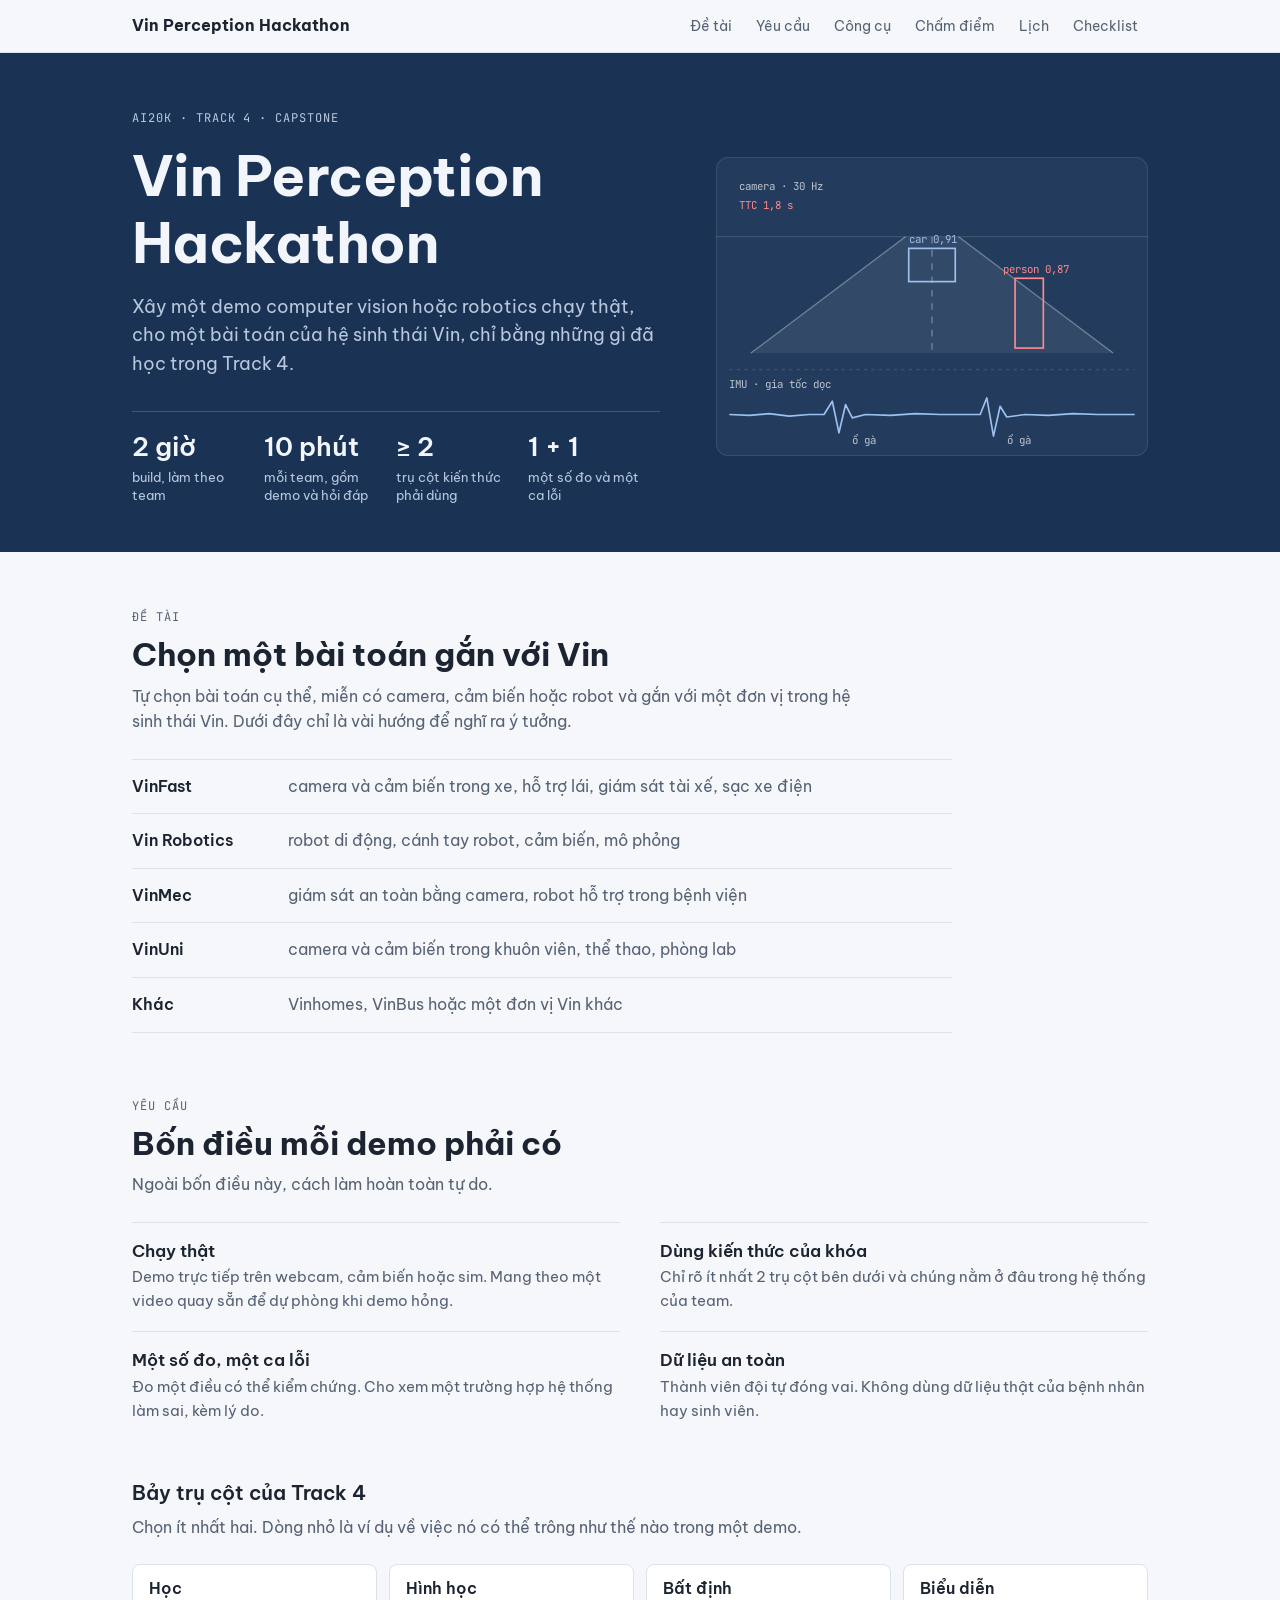
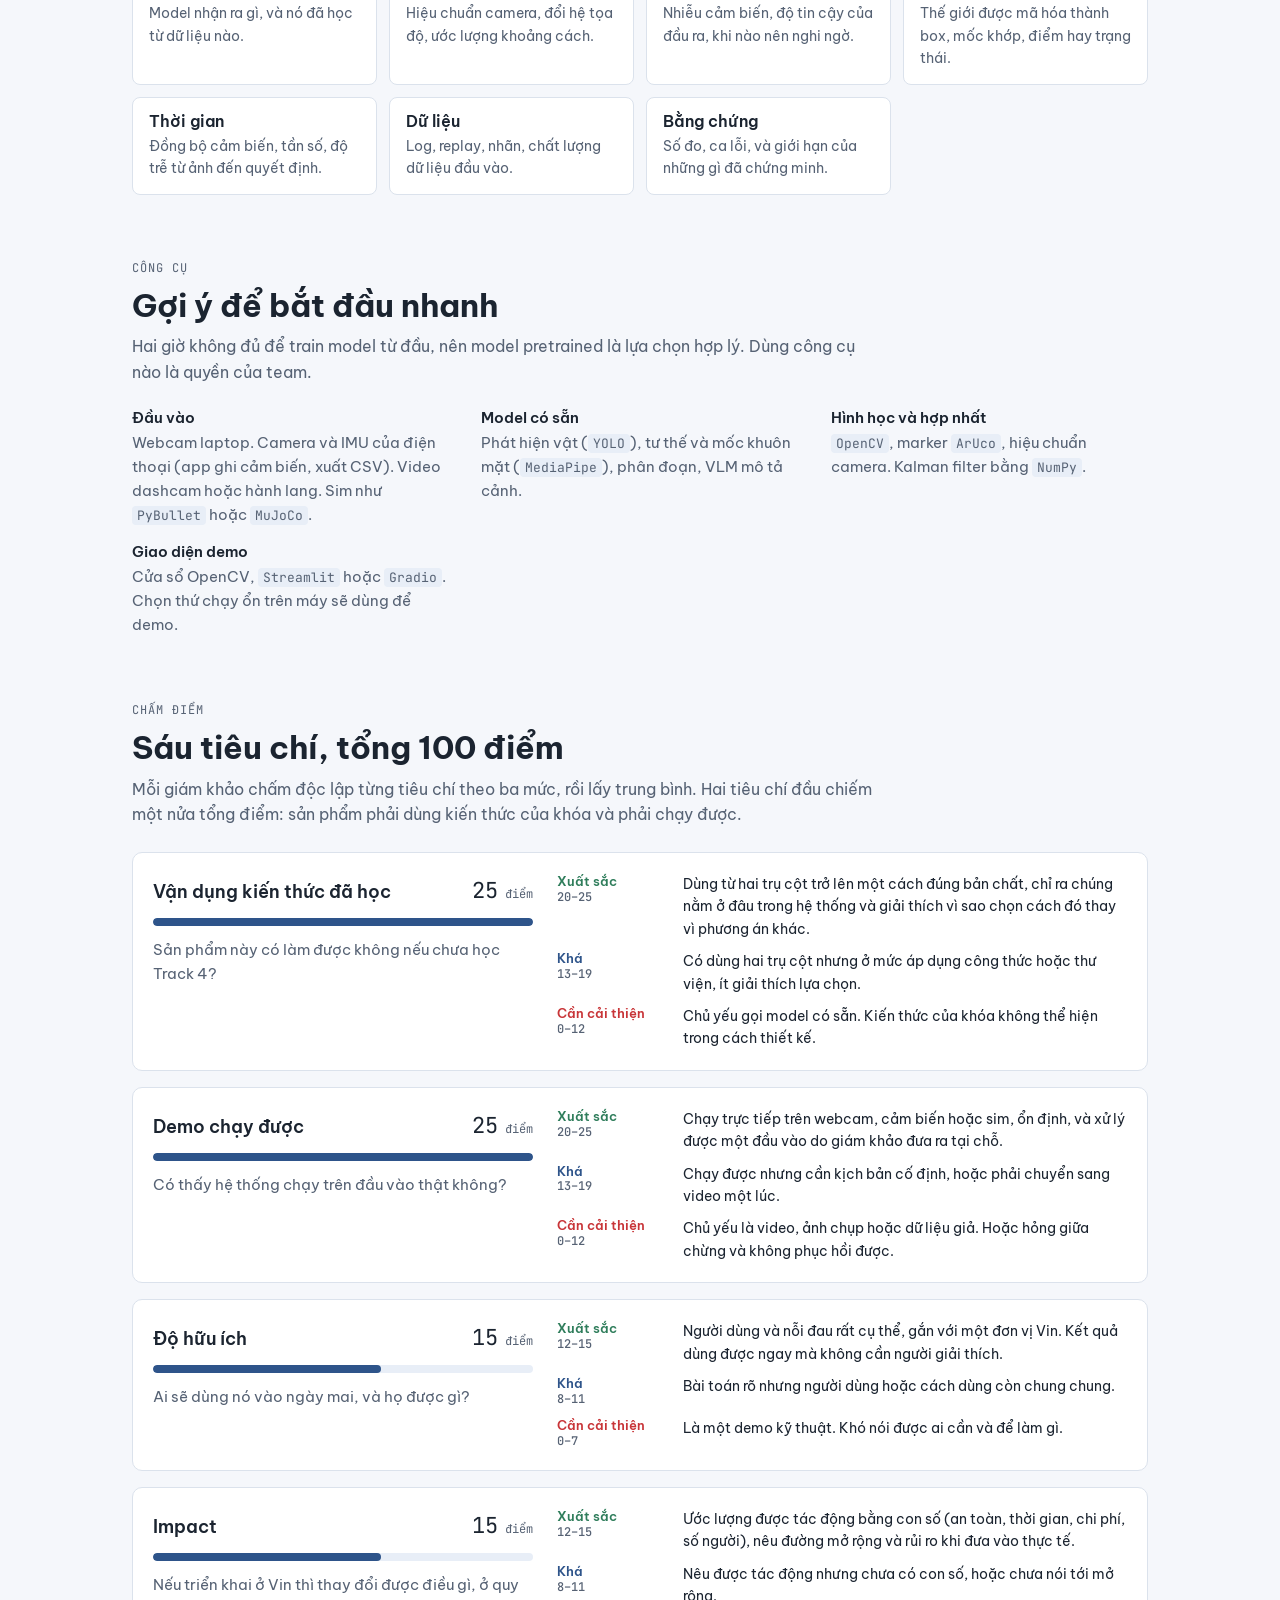
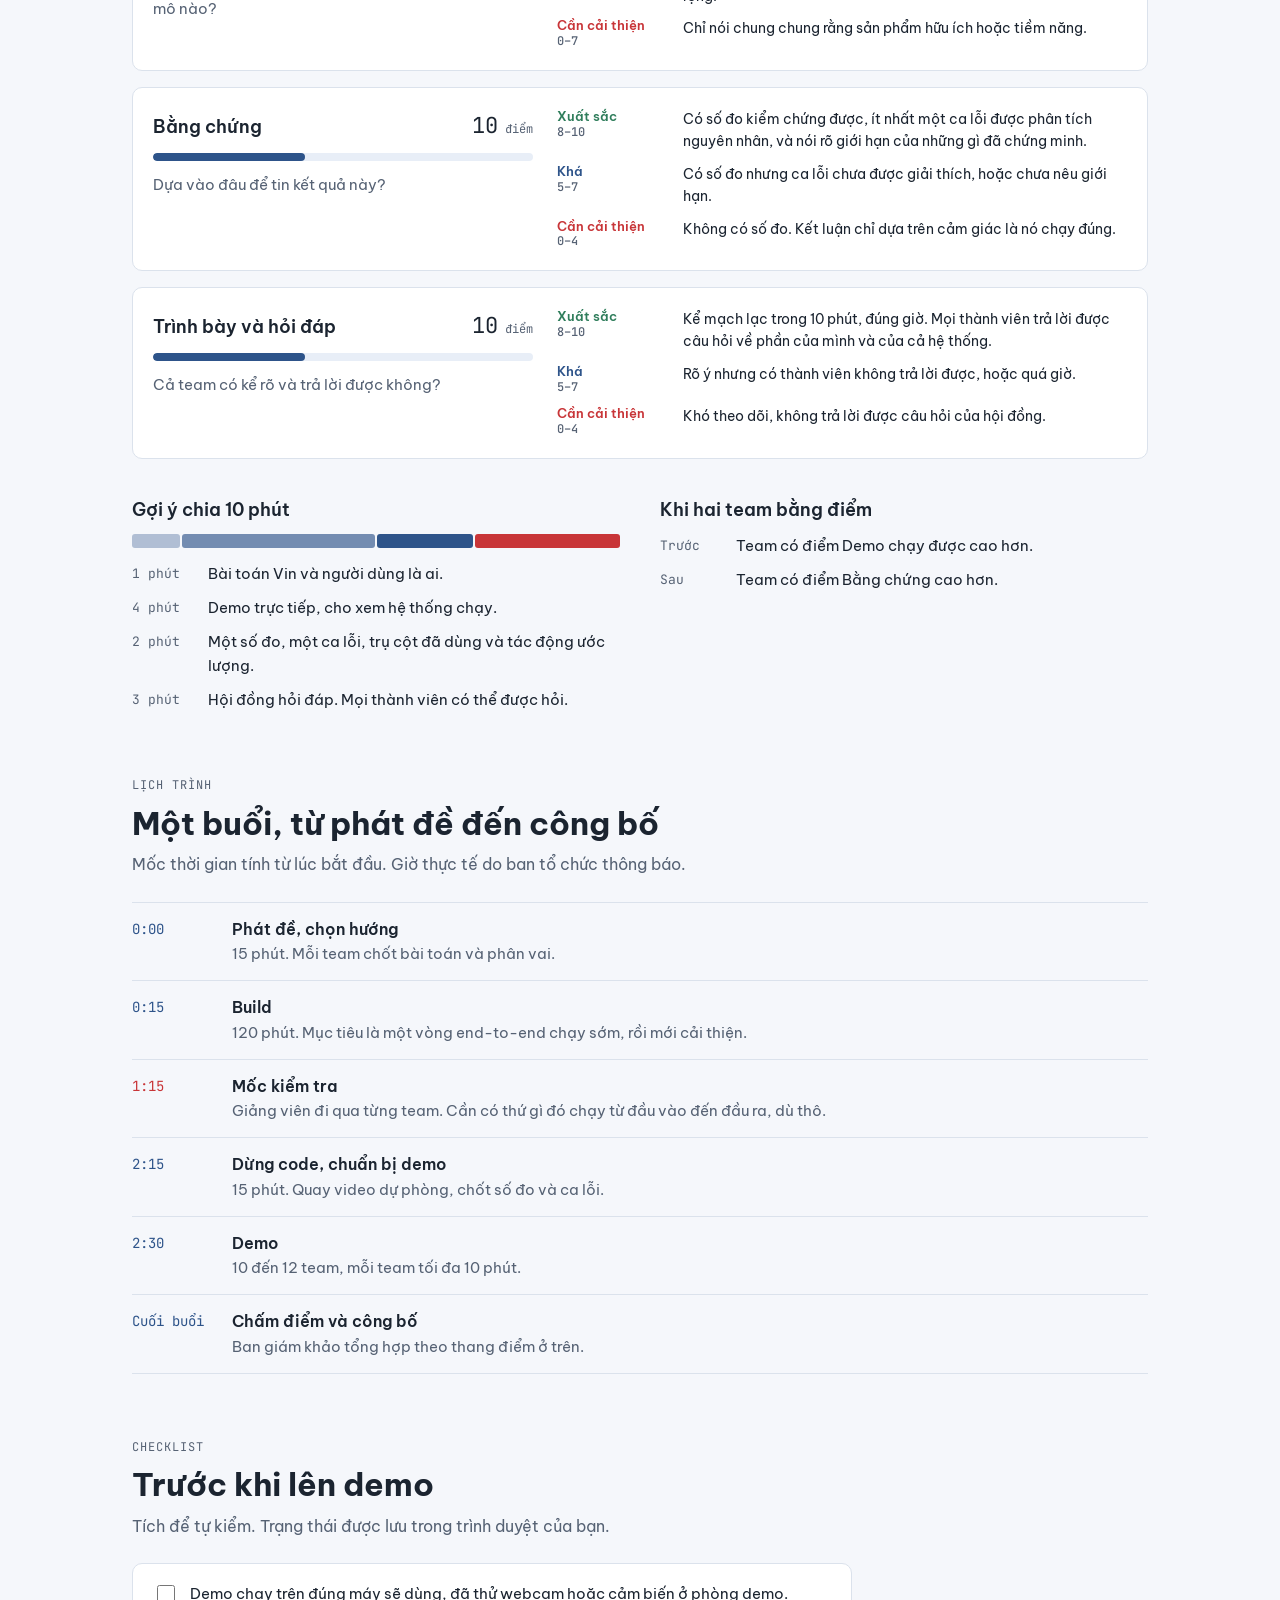
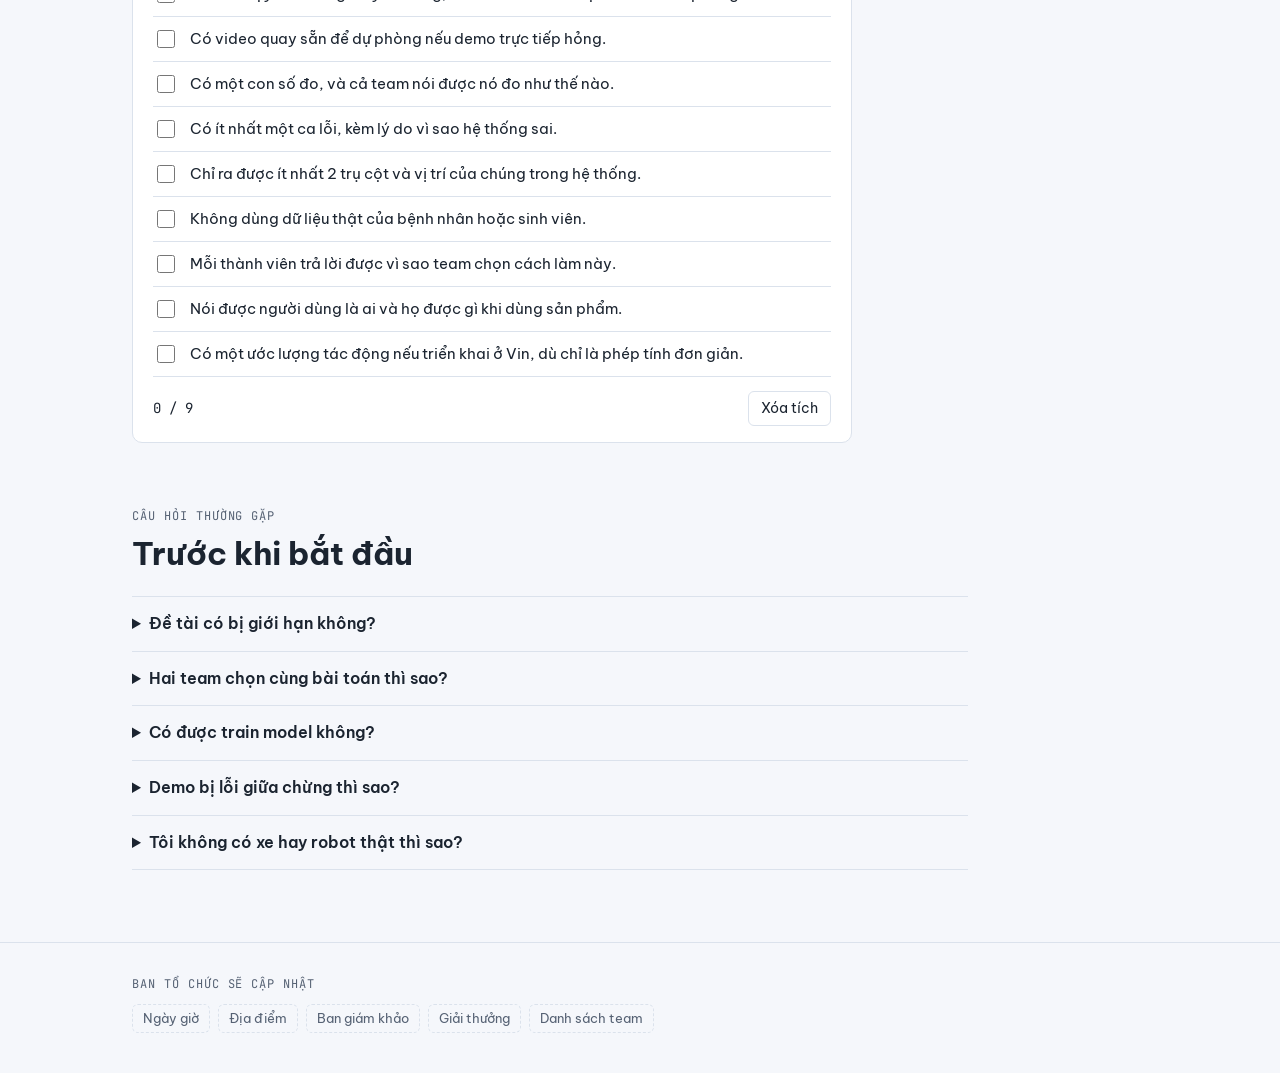
<file: Vin Perception Hackathon.html>
<!doctype html><html><head><meta charset=utf8><meta name=viewport content="width=device-width,initial-scale=1,viewport-fit=cover"><style>:root{color-scheme:light;box-sizing:border-box;padding-top:env(safe-area-inset-top,0px);padding-bottom:env(safe-area-inset-bottom,0px)}html{scroll-padding-top:env(safe-area-inset-top,0px)}body{margin:0;padding:0;font:14px -apple-system,BlinkMacSystemFont,sans-serif;background:#fff;color:#000}img{max-width:100%}[hidden]:not([hidden=until-found i]){display:none!important}</style></head><body>
<title>Vin Perception Hackathon</title>
<link rel="preconnect" href="https://fonts.googleapis.com">
<link rel="preconnect" href="https://fonts.gstatic.com" crossorigin>
<link rel="stylesheet" href="https://fonts.googleapis.com/css2?family=Be+Vietnam+Pro:wght@400;500;600;700&family=JetBrains+Mono:wght@500&display=swap">
<style>
/* Layout: dark-blue hero with one perception illustration, then a plain reading column of sections.
   Palette: VinUni blue + red from the deck theme; neutrals lean blue. Type: Be Vietnam Pro (Vietnamese diacritics) + JetBrains Mono for labels. */
:root {
  --bg: #f5f7fb;
  --surface: #ffffff;
  --ink: #1b2430;
  --muted: #566274;
  --line: #dbe2ec;
  --soft: #e8eef7;
  --blue: #2e548a;
  --on-blue: #ffffff;
  --red: #c83538;
  --red-soft: #fbe9e9;
  --ok: #2f7d5b;
  --hero-bg: #1a3355;
  --hero-ink: #f2f6fc;
  --hero-muted: #b9c8de;
  --font: "Be Vietnam Pro", "Segoe UI", "Helvetica Neue", Arial, sans-serif;
  --mono: "JetBrains Mono", "SF Mono", Menlo, Consolas, monospace;
}
@media (prefers-color-scheme: dark) {
  :root:not([data-theme="light"]) {
    --bg: #0e141c; --surface: #151d28; --ink: #e7edf5; --muted: #9eabbd; --line: #25313f; --soft: #1b2a3d;
    --blue: #8fb4e8; --on-blue: #0e141c; --red: #f0777a; --red-soft: #3a2124; --ok: #5fc79a;
    --hero-bg: #0b1a30; --hero-ink: #f2f6fc; --hero-muted: #9fb2cf;
    color-scheme: dark;
  }
}
:root[data-theme="dark"] {
  --bg: #0e141c; --surface: #151d28; --ink: #e7edf5; --muted: #9eabbd; --line: #25313f; --soft: #1b2a3d;
  --blue: #8fb4e8; --on-blue: #0e141c; --red: #f0777a; --red-soft: #3a2124; --ok: #5fc79a;
  --hero-bg: #0b1a30; --hero-ink: #f2f6fc; --hero-muted: #9fb2cf;
  color-scheme: dark;
}

* { box-sizing: border-box; }
body {
  background: var(--bg); color: var(--ink);
  font-family: var(--font); font-size: 16px; line-height: 1.6;
  padding-inline: 0; padding-block: 0;
}
.wrap { max-width: 1080px; margin-inline: auto; padding-inline: clamp(16px, 4vw, 32px); }
h1, h2, h3 { text-wrap: balance; line-height: 1.2; margin: 0; }
p { margin: 0; }
a { color: var(--blue); }
.eyebrow { font-family: var(--mono); font-size: 12px; letter-spacing: .08em; text-transform: uppercase; color: var(--muted); }
:focus-visible { outline: 2px solid var(--blue); outline-offset: 2px; border-radius: 4px; }

/* nav */
.nav { position: sticky; top: env(safe-area-inset-top, 0px); z-index: 5; background: var(--bg); border-bottom: 1px solid var(--line); }
.nav .wrap { display: flex; align-items: center; gap: 20px; height: 52px; }
.nav b { font-weight: 700; white-space: nowrap; }
.nav ul { display: flex; gap: 4px; list-style: none; margin: 0 0 0 auto; padding: 0; overflow-x: auto; min-width: 0; }
.nav li a { display: block; padding: 6px 10px; border-radius: 6px; color: var(--muted); text-decoration: none; font-size: 14px; white-space: nowrap; }
.nav li a:hover { background: var(--soft); color: var(--ink); }

/* hero */
.hero { background: var(--hero-bg); color: var(--hero-ink); }
.hero .wrap { display: grid; grid-template-columns: minmax(0, 1.1fr) minmax(0, .9fr); gap: clamp(24px, 5vw, 56px); align-items: center; padding-block: 56px 48px; }
.hero .eyebrow { color: var(--hero-muted); }
.hero h1 { font-size: clamp(34px, 5.4vw, 56px); font-weight: 700; letter-spacing: -.01em; margin-block: 14px 16px; }
.hero .lead { font-size: 18px; color: var(--hero-muted); max-width: 52ch; }
.facts { display: grid; grid-template-columns: repeat(4, minmax(0, 1fr)); gap: 0; margin-top: 32px; border-top: 1px solid rgba(255,255,255,.18); }
.facts div { padding: 14px 12px 0 0; }
.facts strong { display: block; font-size: 26px; font-weight: 600; font-variant-numeric: tabular-nums; }
.facts span { font-size: 13px; color: var(--hero-muted); line-height: 1.4; display: block; }
.hero svg { width: 100%; height: auto; display: block; }

/* sections */
section { padding-block: 56px 8px; scroll-margin-top: 56px; }
section > .wrap > h2 { font-size: clamp(24px, 3.4vw, 32px); font-weight: 700; margin-top: 8px; }
.sub { color: var(--muted); max-width: 68ch; margin-top: 10px; }
.note { background: var(--soft); border-radius: 8px; padding: 12px 16px; margin-top: 18px; max-width: 76ch; font-size: 15px; }

/* topic hints */
.hints { list-style: none; margin: 24px 0 0; padding: 0; border-top: 1px solid var(--line); max-width: 820px; }
.hints li { display: grid; grid-template-columns: 140px minmax(0, 1fr); gap: 16px; padding: 14px 0; border-bottom: 1px solid var(--line); }
.hints b { font-weight: 600; }
.hints span { color: var(--muted); }

/* requirements */
.reqs { display: grid; grid-template-columns: repeat(2, minmax(0, 1fr)); gap: 0 40px; margin-top: 24px; }
.req { padding: 18px 0; border-top: 1px solid var(--line); }
.req h3 { font-size: 17px; font-weight: 600; margin-bottom: 4px; }
.req p { color: var(--muted); font-size: 15px; }

/* pillars */
.pillars { display: grid; grid-template-columns: repeat(auto-fill, minmax(min(100%, 230px), 1fr)); gap: 12px; margin-top: 24px; }
.pillar { background: var(--surface); border: 1px solid var(--line); border-radius: 8px; padding: 14px 16px; }
.pillar h3 { font-size: 16px; font-weight: 600; }
.pillar p { font-size: 14px; color: var(--muted); margin-top: 4px; }

/* toolbox */
.tools { display: grid; grid-template-columns: repeat(auto-fit, minmax(min(100%, 240px), 1fr)); gap: 16px 32px; margin-top: 24px; }
.tools h3 { font-size: 15px; font-weight: 600; margin-bottom: 4px; }
.tools p { font-size: 15px; color: var(--muted); }
code { font-family: var(--mono); font-size: 13px; background: var(--soft); padding: 1px 5px; border-radius: 4px; }

/* rubric criteria */
.crits { display: grid; gap: 16px; margin-top: 24px; }
.crit { display: grid; grid-template-columns: minmax(0, .8fr) minmax(0, 1.2fr); gap: 24px; background: var(--surface); border: 1px solid var(--line); border-radius: 10px; padding: 20px; }
.crit .top { display: flex; justify-content: space-between; align-items: baseline; gap: 12px; }
.crit h3 { font-size: 18px; font-weight: 600; margin: 0; }
.crit .pts { font-family: var(--mono); font-size: 22px; font-variant-numeric: tabular-nums; white-space: nowrap; }
.crit .pts small { font-size: 12px; color: var(--muted); }
.crit .track { margin-top: 10px; }
.crit .ask { margin-top: 12px; font-size: 15px; color: var(--muted); }
.bands { display: grid; gap: 10px; min-width: 0; }
.band { display: grid; grid-template-columns: 112px minmax(0, 1fr); gap: 14px; font-size: 14px; }
.band p { margin: 0; }
.lvl { font-size: 13px; font-weight: 600; display: flex; flex-direction: column; line-height: 1.3; }
.lvl em { font-style: normal; font-family: var(--mono); font-size: 12px; font-weight: 500; color: var(--muted); }
.band.hi .lvl { color: var(--ok); }
.band.mid .lvl { color: var(--blue); }
.band.lo .lvl { color: var(--red); }
.crits + .two { margin-top: 40px; }

/* rubric + demo plan */
.two { display: grid; grid-template-columns: repeat(2, minmax(0, 1fr)); gap: 40px; margin-top: 24px; }
.two h3 { font-size: 18px; font-weight: 600; margin-bottom: 14px; }
.rows { display: grid; gap: 14px; }
.row .top { display: flex; justify-content: space-between; gap: 12px; font-size: 15px; }
.row .top span:last-child { font-family: var(--mono); font-variant-numeric: tabular-nums; }
.track { height: 8px; background: var(--soft); border-radius: 4px; margin-top: 6px; overflow: hidden; }
.track i { display: block; height: 100%; width: calc(var(--p) / 25 * 100%); background: var(--blue); border-radius: 4px; }
.row p { font-size: 13px; color: var(--muted); margin-top: 4px; }
.bar { display: flex; height: 14px; gap: 2px; margin-bottom: 14px; }
.bar i { display: block; border-radius: 3px; background: var(--blue); }
.bar i:nth-child(1) { flex: 1; opacity: .35; }
.bar i:nth-child(2) { flex: 4; opacity: .65; }
.bar i:nth-child(3) { flex: 2; opacity: 1; }
.bar i:nth-child(4) { flex: 3; background: var(--red); }
.legend { list-style: none; margin: 0; padding: 0; display: grid; gap: 10px; }
.legend li { display: grid; grid-template-columns: 64px minmax(0, 1fr); gap: 12px; font-size: 15px; }
.legend time { font-family: var(--mono); font-size: 13px; color: var(--muted); padding-top: 2px; }

/* timeline */
.tl { list-style: none; margin: 24px 0 0; padding: 0; border-top: 1px solid var(--line); }
.tl li { display: grid; grid-template-columns: 84px minmax(0, 1fr); gap: 16px; padding: 14px 0; border-bottom: 1px solid var(--line); }
.tl time { font-family: var(--mono); font-size: 14px; color: var(--blue); padding-top: 1px; }
.tl b { font-weight: 600; }
.tl span { color: var(--muted); font-size: 15px; display: block; }
.tl .key time { color: var(--red); }

/* checklist */
.check { margin-top: 24px; background: var(--surface); border: 1px solid var(--line); border-radius: 10px; padding: 8px 20px 16px; max-width: 720px; }
.check label { display: flex; gap: 12px; align-items: flex-start; padding: 10px 0; border-bottom: 1px solid var(--line); cursor: pointer; font-size: 15px; }
.check input { width: 18px; height: 18px; margin-top: 3px; flex: none; accent-color: var(--blue); }
.check .foot { display: flex; align-items: center; justify-content: space-between; gap: 12px; margin-top: 14px; flex-wrap: wrap; }
.count { font-family: var(--mono); font-size: 14px; }
.count.done { color: var(--ok); }
.ghost { font: inherit; font-size: 14px; background: none; border: 1px solid var(--line); color: var(--ink); border-radius: 6px; padding: 5px 12px; cursor: pointer; }

/* faq */
details { border-top: 1px solid var(--line); padding: 14px 0; max-width: 76ch; }
details:last-of-type { border-bottom: 1px solid var(--line); }
summary { cursor: pointer; font-weight: 600; }
details p { color: var(--muted); margin-top: 8px; font-size: 15px; }
.faq { margin-top: 24px; }

footer { margin-top: 64px; padding-block: 32px 40px; border-top: 1px solid var(--line); }
footer .pending { display: flex; flex-wrap: wrap; gap: 8px; margin-top: 10px; }
footer .pending span { font-size: 13px; border: 1px dashed var(--line); border-radius: 6px; padding: 3px 10px; color: var(--muted); }

@media (max-width: 820px) {
  .hero .wrap { grid-template-columns: minmax(0, 1fr); padding-block: 36px 32px; }
  .facts { grid-template-columns: repeat(2, minmax(0, 1fr)); }
  .reqs, .two { grid-template-columns: minmax(0, 1fr); gap: 0; }
  .crit { grid-template-columns: minmax(0, 1fr); gap: 16px; padding: 16px; }
  .band { grid-template-columns: 96px minmax(0, 1fr); gap: 12px; }
  .two > div + div { margin-top: 36px; }
  .nav b { display: none; }
  .nav ul { margin-left: 0; }
}
@media (prefers-reduced-motion: no-preference) {
  html { scroll-behavior: smooth; }
}
</style>
<header class="nav">
  <div class="wrap">
    <b>Vin Perception Hackathon</b>
    <ul>
      <li><a href="#de-tai">Đề tài</a></li>
      <li><a href="#yeu-cau">Yêu cầu</a></li>
      <li><a href="#cong-cu">Công cụ</a></li>
      <li><a href="#cham-diem">Chấm điểm</a></li>
      <li><a href="#lich">Lịch</a></li>
      <li><a href="#checklist">Checklist</a></li>
    </ul>
  </div>
</header>

<div class="hero">
  <div class="wrap">
    <div>
      <p class="eyebrow">AI20k · Track 4 · Capstone</p>
      <h1>Vin Perception Hackathon</h1>
      <p class="lead">Xây một demo computer vision hoặc robotics chạy thật, cho một bài toán của hệ sinh thái Vin, chỉ bằng những gì đã học trong Track 4.</p>
      <div class="facts">
        <div><strong>2 giờ</strong><span>build, làm theo team</span></div>
        <div><strong>10 phút</strong><span>mỗi team, gồm demo và hỏi đáp</span></div>
        <div><strong>≥ 2</strong><span>trụ cột kiến thức phải dùng</span></div>
        <div><strong>1 + 1</strong><span>một số đo và một ca lỗi</span></div>
      </div>
    </div>
    <svg viewBox="0 0 520 360" role="img" aria-label="Minh họa: khung hình camera với hộp phát hiện xe và người đi bộ, bên dưới là tín hiệu gia tốc kế có hai cú xóc">
      <rect x="0.5" y="0.5" width="519" height="359" rx="14" fill="rgba(255,255,255,.04)" stroke="rgba(255,255,255,.16)"/>
      <polygon points="228,96 292,96 478,236 42,236" fill="rgba(255,255,255,.07)"/>
      <line x1="228" y1="96" x2="42" y2="236" stroke="rgba(255,255,255,.35)" stroke-width="1.5"/>
      <line x1="292" y1="96" x2="478" y2="236" stroke="rgba(255,255,255,.35)" stroke-width="1.5"/>
      <line x1="260" y1="96" x2="260" y2="236" stroke="rgba(255,255,255,.35)" stroke-width="1.5" stroke-dasharray="8 8"/>
      <line x1="0" y1="96" x2="520" y2="96" stroke="rgba(255,255,255,.18)"/>
      <rect x="232" y="110" width="56" height="40" fill="none" stroke="#9cc0f0" stroke-width="2"/>
      <text x="232" y="104" font-family="JetBrains Mono, monospace" font-size="13" fill="#9cc0f0">car 0,91</text>
      <rect x="360" y="146" width="34" height="84" fill="none" stroke="#ff8a8d" stroke-width="2"/>
      <text x="346" y="140" font-family="JetBrains Mono, monospace" font-size="13" fill="#ff8a8d">person 0,87</text>
      <text x="28" y="40" font-family="JetBrains Mono, monospace" font-size="13" fill="rgba(255,255,255,.7)">camera · 30 Hz</text>
      <text x="28" y="62" font-family="JetBrains Mono, monospace" font-size="13" fill="#ff8a8d">TTC 1,8 s</text>
      <line x1="16" y1="256" x2="504" y2="256" stroke="rgba(255,255,255,.18)" stroke-dasharray="4 5"/>
      <text x="16" y="278" font-family="JetBrains Mono, monospace" font-size="13" fill="rgba(255,255,255,.7)">IMU · gia tốc dọc</text>
      <polyline fill="none" stroke="#9cc0f0" stroke-width="2" stroke-linejoin="round"
        points="16,310 40,311 64,309 88,312 112,310 130,310 140,294 148,332 156,298 164,314 180,310 210,311 240,309 270,310 300,310 318,310 326,290 334,336 342,300 350,313 372,310 400,311 430,309 460,310 504,310"/>
      <text x="164" y="346" font-family="JetBrains Mono, monospace" font-size="13" fill="rgba(255,255,255,.7)">ổ gà</text>
      <text x="350" y="346" font-family="JetBrains Mono, monospace" font-size="13" fill="rgba(255,255,255,.7)">ổ gà</text>
    </svg>
  </div>
</div>

<main>
<section id="de-tai">
  <div class="wrap">
    <p class="eyebrow">Đề tài</p>
    <h2>Chọn một bài toán gắn với Vin</h2>
    <p class="sub">Tự chọn bài toán cụ thể, miễn có camera, cảm biến hoặc robot và gắn với một đơn vị trong hệ sinh thái Vin. Dưới đây chỉ là vài hướng để nghĩ ra ý tưởng.</p>
    <ul class="hints">
      <li><b>VinFast</b><span>camera và cảm biến trong xe, hỗ trợ lái, giám sát tài xế, sạc xe điện</span></li>
      <li><b>Vin Robotics</b><span>robot di động, cánh tay robot, cảm biến, mô phỏng</span></li>
      <li><b>VinMec</b><span>giám sát an toàn bằng camera, robot hỗ trợ trong bệnh viện</span></li>
      <li><b>VinUni</b><span>camera và cảm biến trong khuôn viên, thể thao, phòng lab</span></li>
      <li><b>Khác</b><span>Vinhomes, VinBus hoặc một đơn vị Vin khác</span></li>
    </ul>
  </div>
</section>

<section id="yeu-cau">
  <div class="wrap">
    <p class="eyebrow">Yêu cầu</p>
    <h2>Bốn điều mỗi demo phải có</h2>
    <p class="sub">Ngoài bốn điều này, cách làm hoàn toàn tự do.</p>
    <div class="reqs">
      <div class="req">
        <h3>Chạy thật</h3>
        <p>Demo trực tiếp trên webcam, cảm biến hoặc sim. Mang theo một video quay sẵn để dự phòng khi demo hỏng.</p>
      </div>
      <div class="req">
        <h3>Dùng kiến thức của khóa</h3>
        <p>Chỉ rõ ít nhất 2 trụ cột bên dưới và chúng nằm ở đâu trong hệ thống của team.</p>
      </div>
      <div class="req">
        <h3>Một số đo, một ca lỗi</h3>
        <p>Đo một điều có thể kiểm chứng. Cho xem một trường hợp hệ thống làm sai, kèm lý do.</p>
      </div>
      <div class="req">
        <h3>Dữ liệu an toàn</h3>
        <p>Thành viên đội tự đóng vai. Không dùng dữ liệu thật của bệnh nhân hay sinh viên.</p>
      </div>
    </div>

    <h3 style="margin-top:40px;font-size:20px;font-weight:600">Bảy trụ cột của Track 4</h3>
    <p class="sub">Chọn ít nhất hai. Dòng nhỏ là ví dụ về việc nó có thể trông như thế nào trong một demo.</p>
    <div class="pillars">
      <div class="pillar"><h3>Học</h3><p>Model nhận ra gì, và nó đã học từ dữ liệu nào.</p></div>
      <div class="pillar"><h3>Hình học</h3><p>Hiệu chuẩn camera, đổi hệ tọa độ, ước lượng khoảng cách.</p></div>
      <div class="pillar"><h3>Bất định</h3><p>Nhiễu cảm biến, độ tin cậy của đầu ra, khi nào nên nghi ngờ.</p></div>
      <div class="pillar"><h3>Biểu diễn</h3><p>Thế giới được mã hóa thành box, mốc khớp, điểm hay trạng thái.</p></div>
      <div class="pillar"><h3>Thời gian</h3><p>Đồng bộ cảm biến, tần số, độ trễ từ ảnh đến quyết định.</p></div>
      <div class="pillar"><h3>Dữ liệu</h3><p>Log, replay, nhãn, chất lượng dữ liệu đầu vào.</p></div>
      <div class="pillar"><h3>Bằng chứng</h3><p>Số đo, ca lỗi, và giới hạn của những gì đã chứng minh.</p></div>
    </div>
  </div>
</section>

<section id="cong-cu">
  <div class="wrap">
    <p class="eyebrow">Công cụ</p>
    <h2>Gợi ý để bắt đầu nhanh</h2>
    <p class="sub">Hai giờ không đủ để train model từ đầu, nên model pretrained là lựa chọn hợp lý. Dùng công cụ nào là quyền của team.</p>
    <div class="tools">
      <div><h3>Đầu vào</h3><p>Webcam laptop. Camera và IMU của điện thoại (app ghi cảm biến, xuất CSV). Video dashcam hoặc hành lang. Sim như <code>PyBullet</code> hoặc <code>MuJoCo</code>.</p></div>
      <div><h3>Model có sẵn</h3><p>Phát hiện vật (<code>YOLO</code>), tư thế và mốc khuôn mặt (<code>MediaPipe</code>), phân đoạn, VLM mô tả cảnh.</p></div>
      <div><h3>Hình học và hợp nhất</h3><p><code>OpenCV</code>, marker <code>ArUco</code>, hiệu chuẩn camera. Kalman filter bằng <code>NumPy</code>.</p></div>
      <div><h3>Giao diện demo</h3><p>Cửa sổ OpenCV, <code>Streamlit</code> hoặc <code>Gradio</code>. Chọn thứ chạy ổn trên máy sẽ dùng để demo.</p></div>
    </div>
  </div>
</section>

<section id="cham-diem">
  <div class="wrap">
    <p class="eyebrow">Chấm điểm</p>
    <h2>Sáu tiêu chí, tổng 100 điểm</h2>
    <p class="sub">Mỗi giám khảo chấm độc lập từng tiêu chí theo ba mức, rồi lấy trung bình. Hai tiêu chí đầu chiếm một nửa tổng điểm: sản phẩm phải dùng kiến thức của khóa và phải chạy được.</p>
    <div class="crits">
      <article class="crit">
        <div class="head">
          <div class="top"><h3>Vận dụng kiến thức đã học</h3><span class="pts">25<small> điểm</small></span></div>
          <div class="track"><i style="--p:25"></i></div>
          <p class="ask">Sản phẩm này có làm được không nếu chưa học Track 4?</p>
        </div>
        <div class="bands">
          <div class="band hi"><span class="lvl">Xuất sắc<em>20–25</em></span><p>Dùng từ hai trụ cột trở lên một cách đúng bản chất, chỉ ra chúng nằm ở đâu trong hệ thống và giải thích vì sao chọn cách đó thay vì phương án khác.</p></div>
          <div class="band mid"><span class="lvl">Khá<em>13–19</em></span><p>Có dùng hai trụ cột nhưng ở mức áp dụng công thức hoặc thư viện, ít giải thích lựa chọn.</p></div>
          <div class="band lo"><span class="lvl">Cần cải thiện<em>0–12</em></span><p>Chủ yếu gọi model có sẵn. Kiến thức của khóa không thể hiện trong cách thiết kế.</p></div>
        </div>
      </article>
      <article class="crit">
        <div class="head">
          <div class="top"><h3>Demo chạy được</h3><span class="pts">25<small> điểm</small></span></div>
          <div class="track"><i style="--p:25"></i></div>
          <p class="ask">Có thấy hệ thống chạy trên đầu vào thật không?</p>
        </div>
        <div class="bands">
          <div class="band hi"><span class="lvl">Xuất sắc<em>20–25</em></span><p>Chạy trực tiếp trên webcam, cảm biến hoặc sim, ổn định, và xử lý được một đầu vào do giám khảo đưa ra tại chỗ.</p></div>
          <div class="band mid"><span class="lvl">Khá<em>13–19</em></span><p>Chạy được nhưng cần kịch bản cố định, hoặc phải chuyển sang video một lúc.</p></div>
          <div class="band lo"><span class="lvl">Cần cải thiện<em>0–12</em></span><p>Chủ yếu là video, ảnh chụp hoặc dữ liệu giả. Hoặc hỏng giữa chừng và không phục hồi được.</p></div>
        </div>
      </article>
      <article class="crit">
        <div class="head">
          <div class="top"><h3>Độ hữu ích</h3><span class="pts">15<small> điểm</small></span></div>
          <div class="track"><i style="--p:15"></i></div>
          <p class="ask">Ai sẽ dùng nó vào ngày mai, và họ được gì?</p>
        </div>
        <div class="bands">
          <div class="band hi"><span class="lvl">Xuất sắc<em>12–15</em></span><p>Người dùng và nỗi đau rất cụ thể, gắn với một đơn vị Vin. Kết quả dùng được ngay mà không cần người giải thích.</p></div>
          <div class="band mid"><span class="lvl">Khá<em>8–11</em></span><p>Bài toán rõ nhưng người dùng hoặc cách dùng còn chung chung.</p></div>
          <div class="band lo"><span class="lvl">Cần cải thiện<em>0–7</em></span><p>Là một demo kỹ thuật. Khó nói được ai cần và để làm gì.</p></div>
        </div>
      </article>
      <article class="crit">
        <div class="head">
          <div class="top"><h3>Impact</h3><span class="pts">15<small> điểm</small></span></div>
          <div class="track"><i style="--p:15"></i></div>
          <p class="ask">Nếu triển khai ở Vin thì thay đổi được điều gì, ở quy mô nào?</p>
        </div>
        <div class="bands">
          <div class="band hi"><span class="lvl">Xuất sắc<em>12–15</em></span><p>Ước lượng được tác động bằng con số (an toàn, thời gian, chi phí, số người), nêu đường mở rộng và rủi ro khi đưa vào thực tế.</p></div>
          <div class="band mid"><span class="lvl">Khá<em>8–11</em></span><p>Nêu được tác động nhưng chưa có con số, hoặc chưa nói tới mở rộng.</p></div>
          <div class="band lo"><span class="lvl">Cần cải thiện<em>0–7</em></span><p>Chỉ nói chung chung rằng sản phẩm hữu ích hoặc tiềm năng.</p></div>
        </div>
      </article>
      <article class="crit">
        <div class="head">
          <div class="top"><h3>Bằng chứng</h3><span class="pts">10<small> điểm</small></span></div>
          <div class="track"><i style="--p:10"></i></div>
          <p class="ask">Dựa vào đâu để tin kết quả này?</p>
        </div>
        <div class="bands">
          <div class="band hi"><span class="lvl">Xuất sắc<em>8–10</em></span><p>Có số đo kiểm chứng được, ít nhất một ca lỗi được phân tích nguyên nhân, và nói rõ giới hạn của những gì đã chứng minh.</p></div>
          <div class="band mid"><span class="lvl">Khá<em>5–7</em></span><p>Có số đo nhưng ca lỗi chưa được giải thích, hoặc chưa nêu giới hạn.</p></div>
          <div class="band lo"><span class="lvl">Cần cải thiện<em>0–4</em></span><p>Không có số đo. Kết luận chỉ dựa trên cảm giác là nó chạy đúng.</p></div>
        </div>
      </article>
      <article class="crit">
        <div class="head">
          <div class="top"><h3>Trình bày và hỏi đáp</h3><span class="pts">10<small> điểm</small></span></div>
          <div class="track"><i style="--p:10"></i></div>
          <p class="ask">Cả team có kể rõ và trả lời được không?</p>
        </div>
        <div class="bands">
          <div class="band hi"><span class="lvl">Xuất sắc<em>8–10</em></span><p>Kể mạch lạc trong 10 phút, đúng giờ. Mọi thành viên trả lời được câu hỏi về phần của mình và của cả hệ thống.</p></div>
          <div class="band mid"><span class="lvl">Khá<em>5–7</em></span><p>Rõ ý nhưng có thành viên không trả lời được, hoặc quá giờ.</p></div>
          <div class="band lo"><span class="lvl">Cần cải thiện<em>0–4</em></span><p>Khó theo dõi, không trả lời được câu hỏi của hội đồng.</p></div>
        </div>
      </article>
    </div>

    <div class="two">
      <div>
        <h3>Gợi ý chia 10 phút</h3>
        <div class="bar" aria-hidden="true"><i></i><i></i><i></i><i></i></div>
        <ul class="legend">
          <li><time>1 phút</time><span>Bài toán Vin và người dùng là ai.</span></li>
          <li><time>4 phút</time><span>Demo trực tiếp, cho xem hệ thống chạy.</span></li>
          <li><time>2 phút</time><span>Một số đo, một ca lỗi, trụ cột đã dùng và tác động ước lượng.</span></li>
          <li><time>3 phút</time><span>Hội đồng hỏi đáp. Mọi thành viên có thể được hỏi.</span></li>
        </ul>
      </div>
      <div>
        <h3>Khi hai team bằng điểm</h3>
        <ul class="legend">
          <li><time>Trước</time><span>Team có điểm Demo chạy được cao hơn.</span></li>
          <li><time>Sau</time><span>Team có điểm Bằng chứng cao hơn.</span></li>
        </ul>
      </div>
    </div>
  </div>
</section>

<section id="lich">
  <div class="wrap">
    <p class="eyebrow">Lịch trình</p>
    <h2>Một buổi, từ phát đề đến công bố</h2>
    <p class="sub">Mốc thời gian tính từ lúc bắt đầu. Giờ thực tế do ban tổ chức thông báo.</p>
    <ol class="tl">
      <li><time>0:00</time><div><b>Phát đề, chọn hướng</b><span>15 phút. Mỗi team chốt bài toán và phân vai.</span></div></li>
      <li><time>0:15</time><div><b>Build</b><span>120 phút. Mục tiêu là một vòng end-to-end chạy sớm, rồi mới cải thiện.</span></div></li>
      <li class="key"><time>1:15</time><div><b>Mốc kiểm tra</b><span>Giảng viên đi qua từng team. Cần có thứ gì đó chạy từ đầu vào đến đầu ra, dù thô.</span></div></li>
      <li><time>2:15</time><div><b>Dừng code, chuẩn bị demo</b><span>15 phút. Quay video dự phòng, chốt số đo và ca lỗi.</span></div></li>
      <li><time>2:30</time><div><b>Demo</b><span>10 đến 12 team, mỗi team tối đa 10 phút.</span></div></li>
      <li><time>Cuối buổi</time><div><b>Chấm điểm và công bố</b><span>Ban giám khảo tổng hợp theo thang điểm ở trên.</span></div></li>
    </ol>
  </div>
</section>

<section id="checklist">
  <div class="wrap">
    <p class="eyebrow">Checklist</p>
    <h2>Trước khi lên demo</h2>
    <p class="sub">Tích để tự kiểm. Trạng thái được lưu trong trình duyệt của bạn.</p>
    <div class="check" id="check">
      <label><input type="checkbox" id="c1"><span>Demo chạy trên đúng máy sẽ dùng, đã thử webcam hoặc cảm biến ở phòng demo.</span></label>
      <label><input type="checkbox" id="c2"><span>Có video quay sẵn để dự phòng nếu demo trực tiếp hỏng.</span></label>
      <label><input type="checkbox" id="c3"><span>Có một con số đo, và cả team nói được nó đo như thế nào.</span></label>
      <label><input type="checkbox" id="c4"><span>Có ít nhất một ca lỗi, kèm lý do vì sao hệ thống sai.</span></label>
      <label><input type="checkbox" id="c5"><span>Chỉ ra được ít nhất 2 trụ cột và vị trí của chúng trong hệ thống.</span></label>
      <label><input type="checkbox" id="c6"><span>Không dùng dữ liệu thật của bệnh nhân hoặc sinh viên.</span></label>
      <label><input type="checkbox" id="c7"><span>Mỗi thành viên trả lời được vì sao team chọn cách làm này.</span></label>
      <label><input type="checkbox" id="c8"><span>Nói được người dùng là ai và họ được gì khi dùng sản phẩm.</span></label>
      <label><input type="checkbox" id="c9"><span>Có một ước lượng tác động nếu triển khai ở Vin, dù chỉ là phép tính đơn giản.</span></label>
      <div class="foot">
        <span class="count" id="count" aria-live="polite">0 / 9</span>
        <button class="ghost" type="button" id="reset">Xóa tích</button>
      </div>
    </div>
  </div>
</section>

<section id="faq">
  <div class="wrap">
    <p class="eyebrow">Câu hỏi thường gặp</p>
    <h2>Trước khi bắt đầu</h2>
    <div class="faq">
      <details><summary>Đề tài có bị giới hạn không?</summary><p>Không. Hướng gợi ý chỉ để tiết kiệm thời gian nghĩ. Bài toán nào có camera, cảm biến hoặc robot và gắn với một đơn vị Vin đều hợp lệ.</p></details>
      <details><summary>Hai team chọn cùng bài toán thì sao?</summary><p>Được. Mỗi team làm theo cách riêng, và so sánh giữa hai cách làm thường là phần thú vị của buổi demo.</p></details>
      <details><summary>Có được train model không?</summary><p>Được, nhưng 2 giờ rất ngắn. Nên bắt đầu từ model pretrained và dành thời gian cho hình học, hợp nhất cảm biến và đánh giá.</p></details>
      <details><summary>Demo bị lỗi giữa chừng thì sao?</summary><p>Chuyển sang video quay sẵn và nói rõ đó là video. Ca lỗi có chủ đích vẫn được tính điểm, vì nó là bằng chứng.</p></details>
      <details><summary>Tôi không có xe hay robot thật thì sao?</summary><p>Không cần. Webcam, điện thoại và sim là đủ để làm một demo tốt.</p></details>
    </div>
  </div>
</section>
</main>

<footer>
  <div class="wrap">
    <p class="eyebrow">Ban tổ chức sẽ cập nhật</p>
    <div class="pending"><span>Ngày giờ</span><span>Địa điểm</span><span>Ban giám khảo</span><span>Giải thưởng</span><span>Danh sách team</span></div>
  </div>
</footer>

<script>
(function () {
  // checklist, remembered per viewer
  var KEY = 'vin-hackathon-check';
  var boxes = Array.prototype.slice.call(document.querySelectorAll('#check input'));
  var count = document.getElementById('count');
  function show() {
    var n = boxes.filter(function (b) { return b.checked; }).length;
    count.textContent = n + ' / ' + boxes.length;
    count.classList.toggle('done', n === boxes.length);
  }
  function save() {
    try { localStorage.setItem(KEY, JSON.stringify(boxes.map(function (b) { return b.checked; }))); } catch (e) {}
  }
  try {
    var saved = JSON.parse(localStorage.getItem(KEY) || '[]');
    boxes.forEach(function (b, i) { b.checked = !!saved[i]; });
  } catch (e) {}
  boxes.forEach(function (b) { b.addEventListener('change', function () { show(); save(); }); });
  document.getElementById('reset').addEventListener('click', function () {
    boxes.forEach(function (b) { b.checked = false; });
    show(); save();
  });
  show();
})();
</script>

</body></html>
</file>
